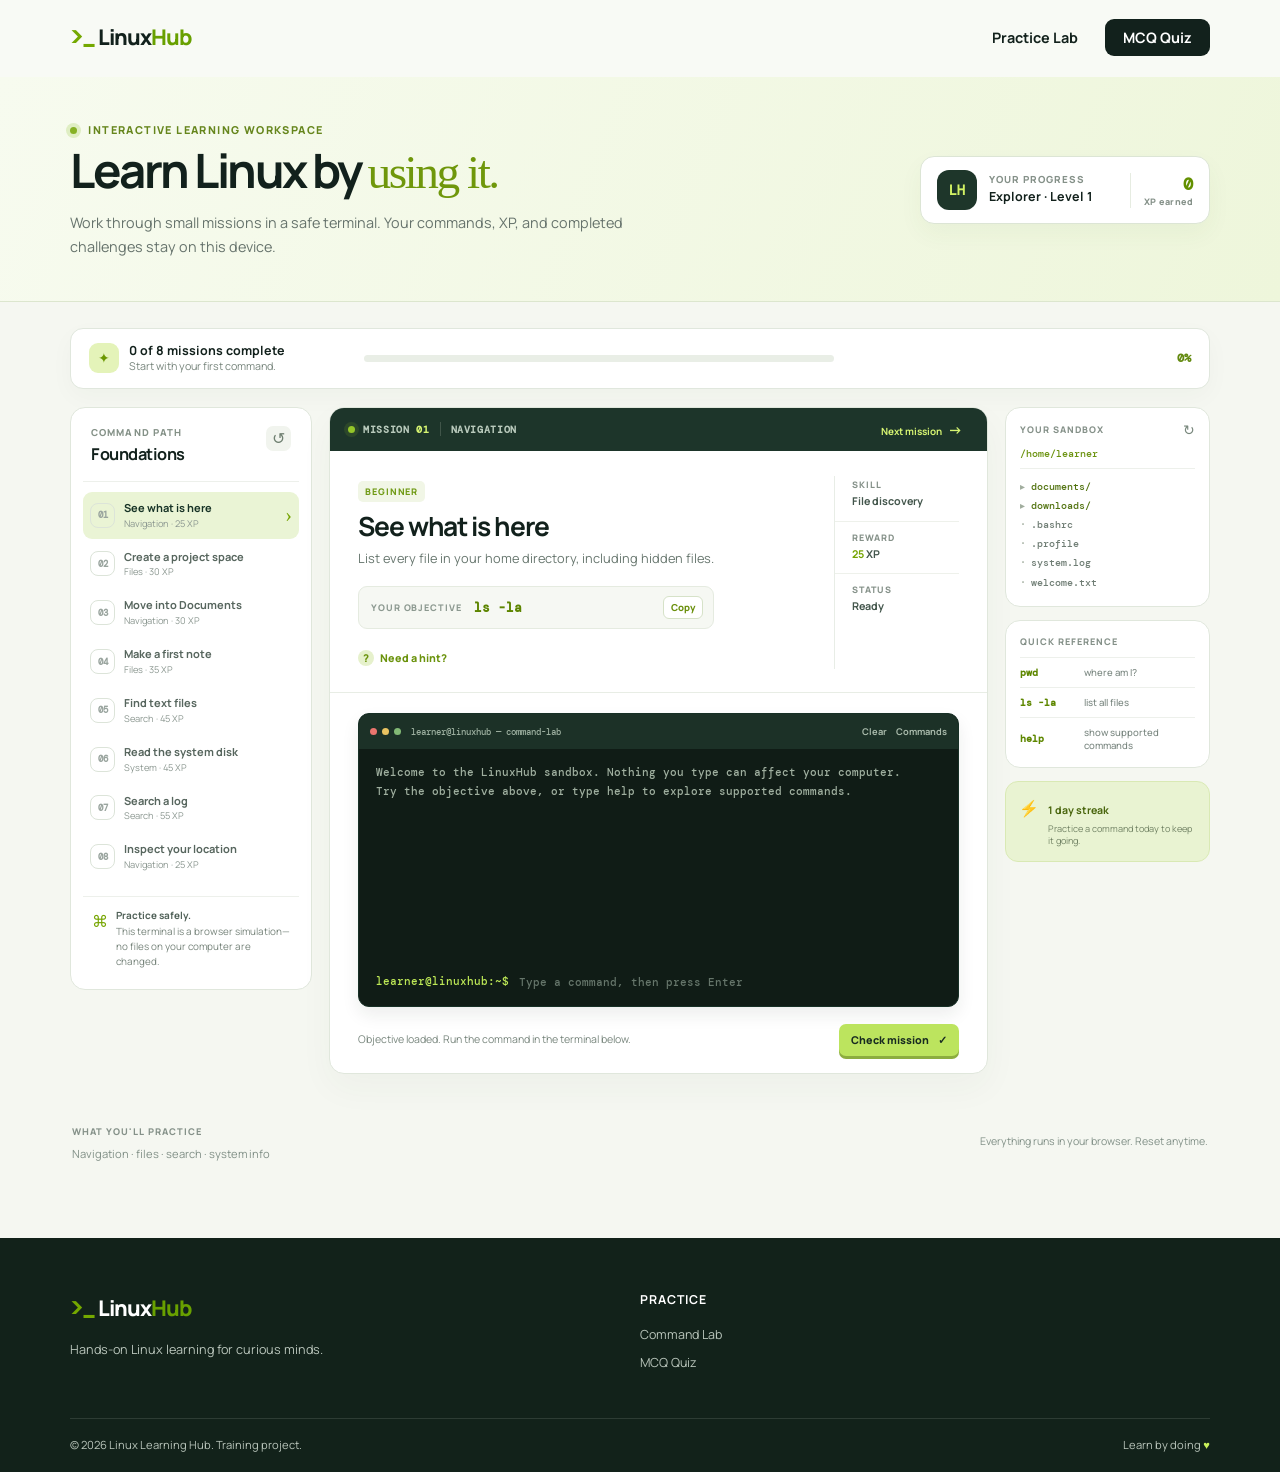
<file: index.html>
<!DOCTYPE html>
<html lang="en">
<head>
  <meta charset="UTF-8">
  <meta name="viewport" content="width=device-width, initial-scale=1.0">
  <meta http-equiv="refresh" content="0; url=learning-hub.html">
  <title>LinuxHub Practice Lab</title>
  <script>window.location.replace('learning-hub.html');</script>
</head>
<body>
  <p>Opening the <a href="learning-hub.html">LinuxHub Practice Lab</a>…</p>
</body>
</html>
</file>
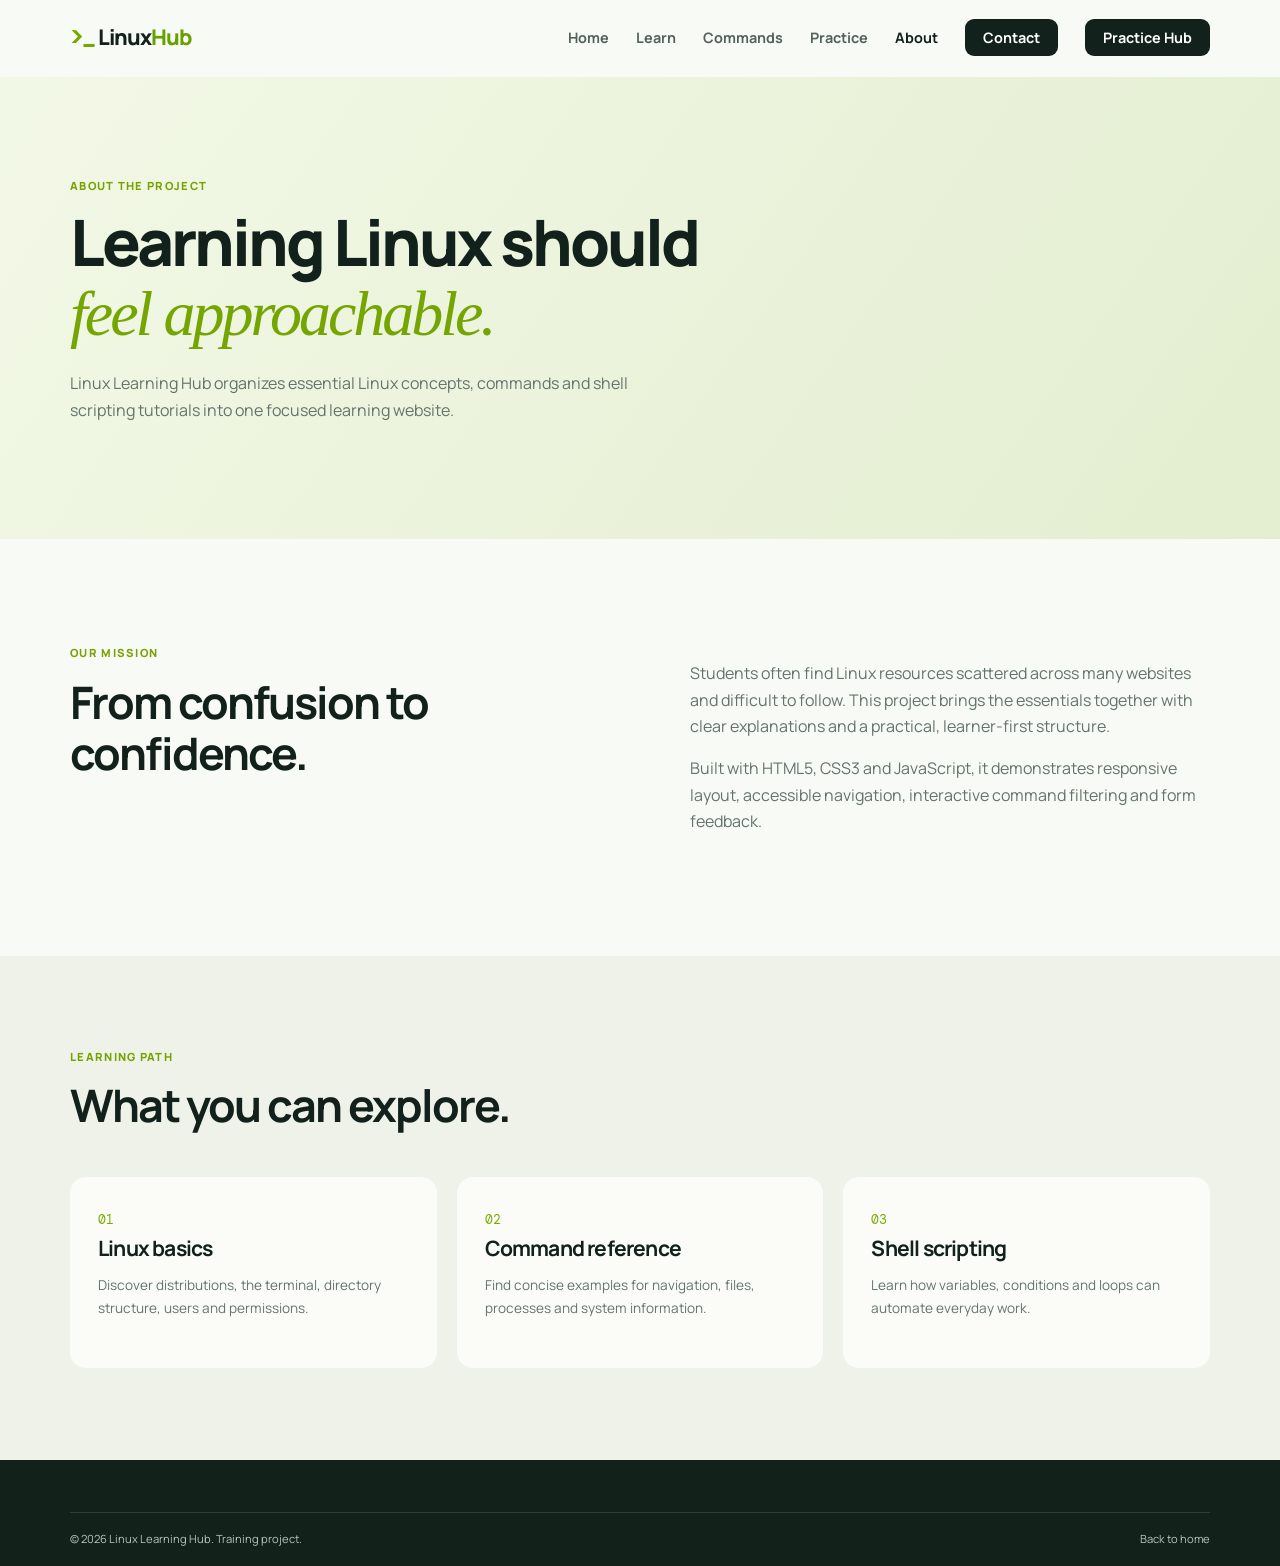
<file: about.html>
<!DOCTYPE html>
<html lang="en"><head><meta charset="UTF-8"><meta name="viewport" content="width=device-width, initial-scale=1.0"><meta name="description" content="About Linux Learning Hub."><title>About | Linux Learning Hub</title><link rel="stylesheet" href="assets/css/style.css"></head>
<body><header class="site-header"><nav class="nav container" aria-label="Main navigation"><a class="brand" href="index.html"><span class="brand-mark">&gt;_</span>Linux<span>Hub</span></a><button class="menu-toggle" aria-expanded="false" aria-controls="nav-links" aria-label="Open menu"><span></span><span></span><span></span></button><ul class="nav-links" id="nav-links"><li><a href="index.html">Home</a></li><li><a href="index.html#learn">Learn</a></li><li><a href="index.html#commands">Commands</a></li><li><a href="index.html#practice">Practice</a></li><li><a href="about.html">About</a></li><li><a class="nav-button" href="contact.html">Contact</a></li><li><a class="nav-button" href="learning-hub.html">Practice Hub</a></li></ul></nav></header>
<main><section class="page-hero"><div class="container"><p class="eyebrow lime">About the project</p><h1>Learning Linux should<br><em>feel approachable.</em></h1><p>Linux Learning Hub organizes essential Linux concepts, commands and shell scripting tutorials into one focused learning website.</p></div></section><section class="section container split" id="basics"><div><p class="eyebrow lime">Our mission</p><h2>From confusion to confidence.</h2></div><div><p>Students often find Linux resources scattered across many websites and difficult to follow. This project brings the essentials together with clear explanations and a practical, learner-first structure.</p><p>Built with HTML5, CSS3 and JavaScript, it demonstrates responsive layout, accessible navigation, interactive command filtering and form feedback.</p></div></section><section class="topic-section"><div class="container"><div class="section-heading"><div><p class="eyebrow lime">Learning path</p><h2>What you can explore.</h2></div></div><div class="topic-grid"><article><span>01</span><h3>Linux basics</h3><p>Discover distributions, the terminal, directory structure, users and permissions.</p></article><article id="commands"><span>02</span><h3>Command reference</h3><p>Find concise examples for navigation, files, processes and system information.</p></article><article id="scripting"><span>03</span><h3>Shell scripting</h3><p>Learn how variables, conditions and loops can automate everyday work.</p></article></div></div></section></main><footer><div class="container footer-bottom"><p>© 2026 Linux Learning Hub. Training project.</p><p><a href="index.html">Back to home</a></p></div></footer><script src="assets/js/main.js"></script></body></html>
</file>
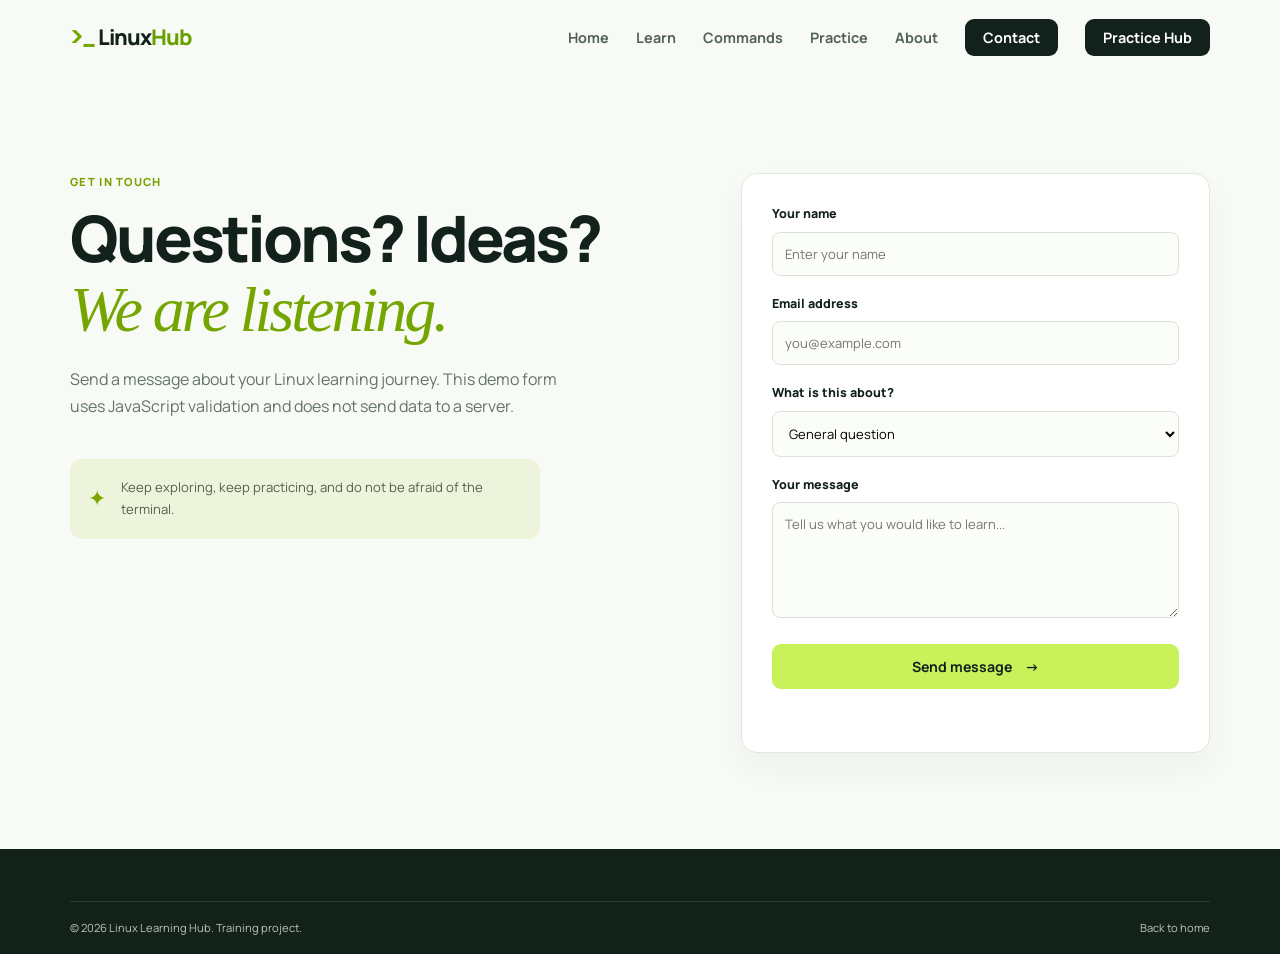
<file: contact.html>
<!DOCTYPE html>
<html lang="en"><head><meta charset="UTF-8"><meta name="viewport" content="width=device-width, initial-scale=1.0"><meta name="description" content="Contact Linux Learning Hub."><title>Contact | Linux Learning Hub</title><link rel="stylesheet" href="assets/css/style.css"></head>
<body><header class="site-header"><nav class="nav container" aria-label="Main navigation"><a class="brand" href="index.html"><span class="brand-mark">&gt;_</span>Linux<span>Hub</span></a><button class="menu-toggle" aria-expanded="false" aria-controls="nav-links" aria-label="Open menu"><span></span><span></span><span></span></button><ul class="nav-links" id="nav-links"><li><a href="index.html">Home</a></li><li><a href="index.html#learn">Learn</a></li><li><a href="index.html#commands">Commands</a></li><li><a href="index.html#practice">Practice</a></li><li><a href="about.html">About</a></li><li><a class="nav-button" href="contact.html">Contact</a></li><li><a class="nav-button" href="learning-hub.html">Practice Hub</a></li></ul></nav></header>
<main><section class="contact-page container"><div class="contact-copy"><p class="eyebrow lime">Get in touch</p><h1>Questions? Ideas?<br><em>We are listening.</em></h1><p>Send a message about your Linux learning journey. This demo form uses JavaScript validation and does not send data to a server.</p><div class="contact-note"><span>✦</span><p>Keep exploring, keep practicing, and do not be afraid of the terminal.</p></div></div><form class="contact-form" id="contactForm" novalidate><div class="form-group"><label for="name">Your name</label><input id="name" name="name" type="text" autocomplete="name" placeholder="Enter your name" required></div><div class="form-group"><label for="email">Email address</label><input id="email" name="email" type="email" autocomplete="email" placeholder="you@example.com" required></div><div class="form-group"><label for="topic">What is this about?</label><select id="topic" name="topic"><option>General question</option><option>Linux basics</option><option>Commands</option><option>Shell scripting</option></select></div><div class="form-group"><label for="message">Your message</label><textarea id="message" name="message" rows="5" placeholder="Tell us what you would like to learn..." required></textarea></div><button class="button button-primary" type="submit">Send message <span>→</span></button><p id="formStatus" role="status"></p></form></section></main><footer><div class="container footer-bottom"><p>© 2026 Linux Learning Hub. Training project.</p><p><a href="index.html">Back to home</a></p></div></footer><script src="assets/js/main.js"></script><script src="assets/js/contact-form.js"></script></body></html>
</file>
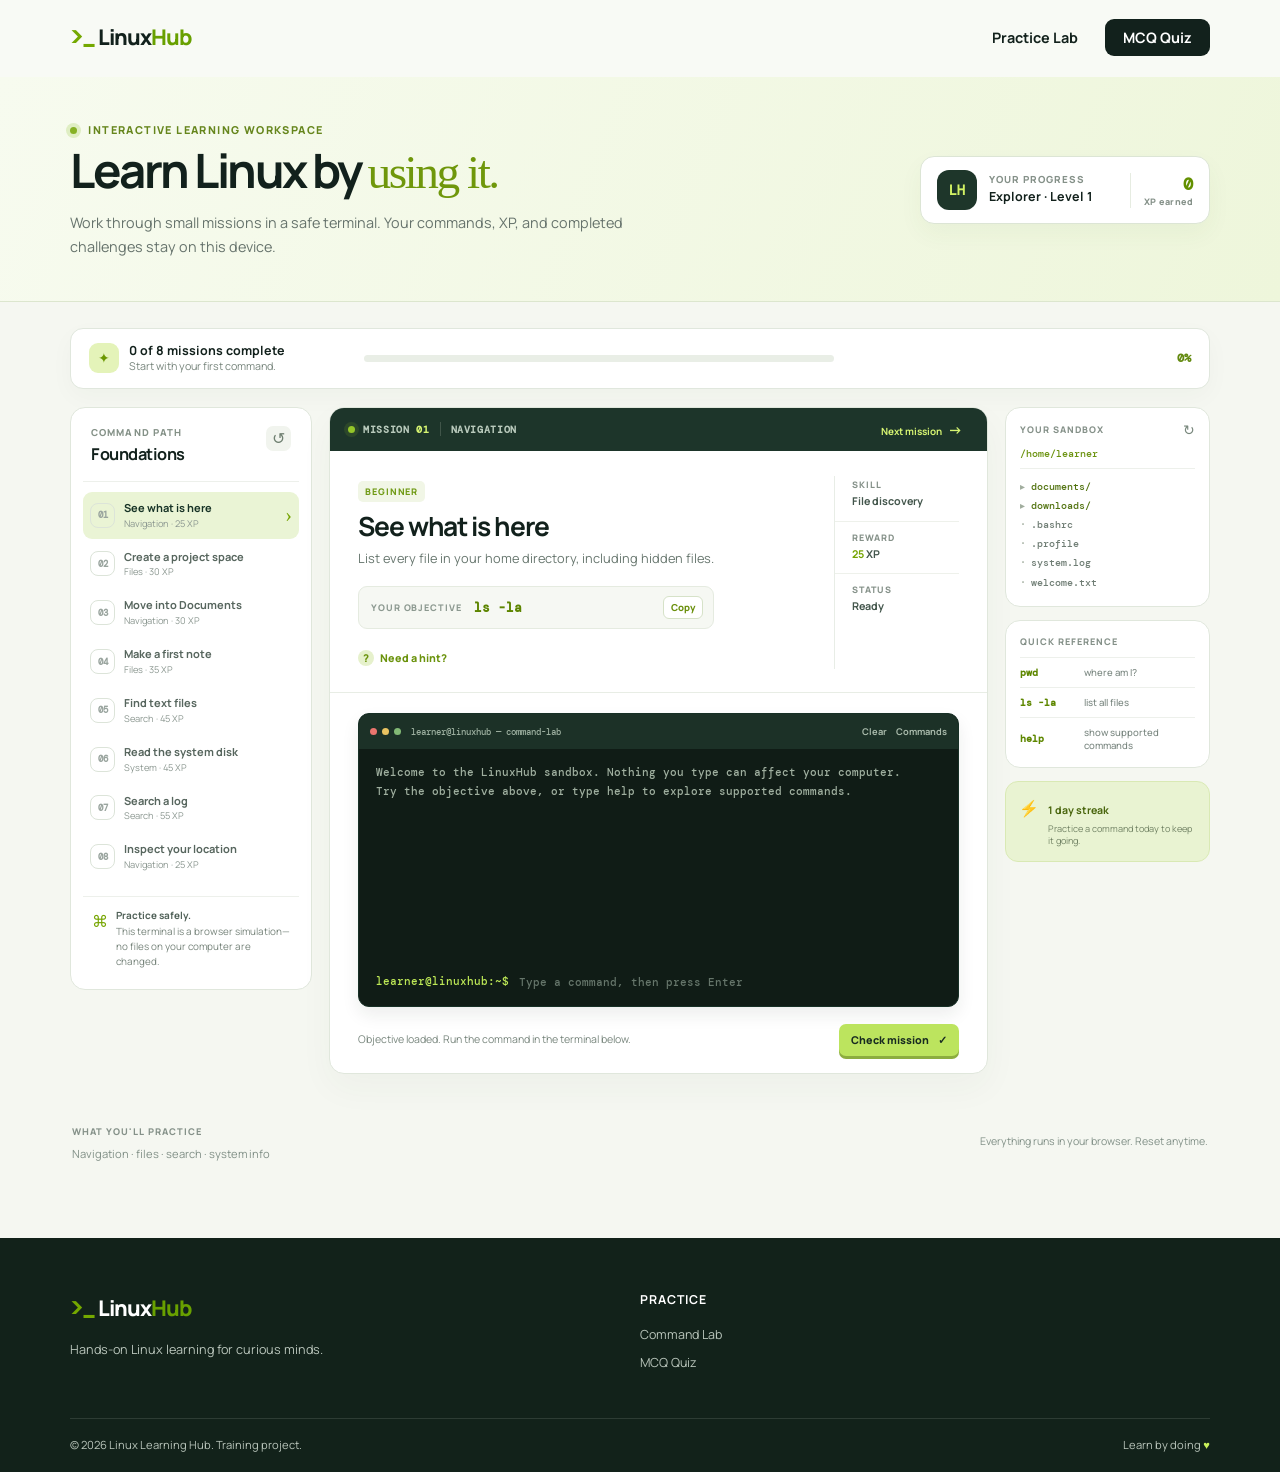
<file: learning-hub.html>
<!DOCTYPE html>
<html lang="en">
<head>
  <meta charset="UTF-8">
  <meta name="viewport" content="width=device-width, initial-scale=1.0">
  <meta name="description" content="An interactive Linux command learning lab with challenges, a safe terminal, and saved progress.">
  <title>Command Lab | Linux Learning Hub</title>
  <link rel="stylesheet" href="assets/css/style.css">
  <link rel="stylesheet" href="assets/css/lab.css">
</head>
<body>
  <header class="site-header">
    <nav class="nav container" aria-label="Main navigation">
      <a class="brand" href="learning-hub.html" aria-label="LinuxHub Practice Lab"><span class="brand-mark">&gt;_</span>Linux<span>Hub</span></a>
      <button class="menu-toggle" aria-expanded="false" aria-controls="nav-links" aria-label="Open menu"><span></span><span></span><span></span></button>
      <ul class="nav-links" id="nav-links">
        <li><a class="active" href="learning-hub.html">Practice Lab</a></li><li><a class="nav-button" href="mcq.html">MCQ Quiz</a></li>
      </ul>
    </nav>
  </header>
  <main class="lab-page">
    <section class="lab-topbar">
      <div class="container lab-topbar-inner">
        <div>
          <p class="lab-kicker"><span></span> Interactive learning workspace</p>
          <h1>Learn Linux by <em>using it.</em></h1>
          <p class="lab-intro">Work through small missions in a safe terminal. Your commands, XP, and completed challenges stay on this device.</p>
        </div>
        <div class="learner-summary" aria-label="Your learning progress"><div class="summary-avatar">LH</div><div><span>YOUR PROGRESS</span><strong id="learner-level">Explorer · Level 1</strong></div><div class="summary-xp"><strong id="top-xp">0</strong><span>XP earned</span></div></div>
      </div>
    </section>
    <section class="container lab-shell" aria-label="Linux command lab">
      <div class="progress-strip" aria-label="Course progress"><div class="progress-copy"><span class="progress-orb">✦</span><div><strong id="progress-label">0 of 8 missions complete</strong><span id="progress-message">Start with your first command.</span></div></div><div class="progress-track" aria-hidden="true"><span id="progress-fill"></span></div><strong class="progress-percent" id="progress-percent">0%</strong></div>
      <div class="workspace-layout">
        <aside class="mission-sidebar" aria-label="Learning missions">
          <div class="sidebar-heading"><div><span>COMMAND PATH</span><h2>Foundations</h2></div><button class="reset-progress" id="reset-progress" type="button" title="Reset saved learning progress">↺</button></div>
          <ol class="mission-list" id="mission-list"></ol>
          <div class="sidebar-note"><span>⌘</span><p><strong>Practice safely.</strong> This terminal is a browser simulation—no files on your computer are changed.</p></div>
        </aside>
        <section class="challenge-panel" aria-live="polite">
          <div class="challenge-toolbar"><span class="live-dot"></span><span>MISSION <b id="mission-number">01</b></span><span class="toolbar-divider"></span><span id="mission-topic">NAVIGATION</span><button id="next-mission" class="next-mission" type="button">Next mission <span>→</span></button></div>
          <div class="challenge-content">
            <div class="challenge-copy"><div class="mission-tag" id="mission-tag">BEGINNER</div><h2 id="challenge-title">See what is here</h2><p id="challenge-description">List every file in your home directory, including hidden files.</p><div class="task-card"><span class="task-label">YOUR OBJECTIVE</span><code id="objective-command">ls -la</code><button class="copy-command" id="copy-command" type="button" aria-label="Copy suggested command">Copy</button></div><div class="hint-row"><button id="toggle-hint" type="button"><span>?</span> Need a hint?</button><p id="hint-text" hidden></p></div></div>
            <div class="mission-meta"><div><span>SKILL</span><strong id="mission-skill">File discovery</strong></div><div><span>REWARD</span><strong><b id="mission-xp">25</b> XP</strong></div><div><span>STATUS</span><strong id="mission-status">Ready</strong></div></div>
          </div>
          <div class="terminal-card">
            <div class="terminal-head"><div class="terminal-title"><i></i><i></i><i></i><span>learner@linuxhub — command-lab</span></div><div class="terminal-actions"><button id="clear-terminal" type="button">Clear</button><button id="terminal-help" type="button">Commands</button></div></div>
            <div class="terminal-output" id="terminal-output" aria-live="polite" aria-label="Terminal output"></div>
            <form class="terminal-input-row" id="terminal-form"><label for="terminal-input"><span id="prompt-path">learner@linuxhub:~$</span></label><input id="terminal-input" type="text" autocomplete="off" autocapitalize="off" spellcheck="false" placeholder="Type a command, then press Enter" aria-label="Terminal command"></form>
          </div>
          <div class="workspace-footer"><div id="terminal-status" role="status">Tip: press <kbd>↑</kbd> to revisit a command.</div><button class="check-solution" id="check-solution" type="button">Check mission <span>✓</span></button></div>
        </section>
        <aside class="context-sidebar" aria-label="Learning tools">
          <section class="context-card file-card"><div class="context-heading"><span>YOUR SANDBOX</span><button id="refresh-files" type="button" aria-label="Refresh files">↻</button></div><p class="current-directory" id="current-directory">/home/learner</p><ul class="file-tree" id="file-tree"></ul></section>
          <section class="context-card quick-card"><div class="context-heading"><span>QUICK REFERENCE</span></div><button class="quick-command" data-command="pwd" type="button"><code>pwd</code><span>where am I?</span></button><button class="quick-command" data-command="ls -la" type="button"><code>ls -la</code><span>list all files</span></button><button class="quick-command" data-command="help" type="button"><code>help</code><span>show supported commands</span></button></section>
          <section class="streak-card"><span>⚡</span><div><strong id="streak-count">1 day streak</strong><p>Practice a command today to keep it going.</p></div></section>
        </aside>
      </div>
    </section>
    <section class="container learning-footer"><div><span>WHAT YOU'LL PRACTICE</span><p>Navigation · files · search · system info</p></div><p>Everything runs in your browser. Reset anytime.</p></section>
  </main>
  <footer><div class="container footer-grid"><div><a class="brand" href="learning-hub.html"><span class="brand-mark">&gt;_</span>Linux<span>Hub</span></a><p>Hands-on Linux learning for curious minds.</p></div><div><h3>Practice</h3><a href="learning-hub.html">Command Lab</a><a href="mcq.html">MCQ Quiz</a></div></div><div class="container footer-bottom"><p>© 2026 Linux Learning Hub. Training project.</p><p>Learn by doing <span>♥</span></p></div></footer>
  <script src="assets/js/main.js"></script><script src="assets/js/learning-hub.js"></script>
</body>
</html>
</file>
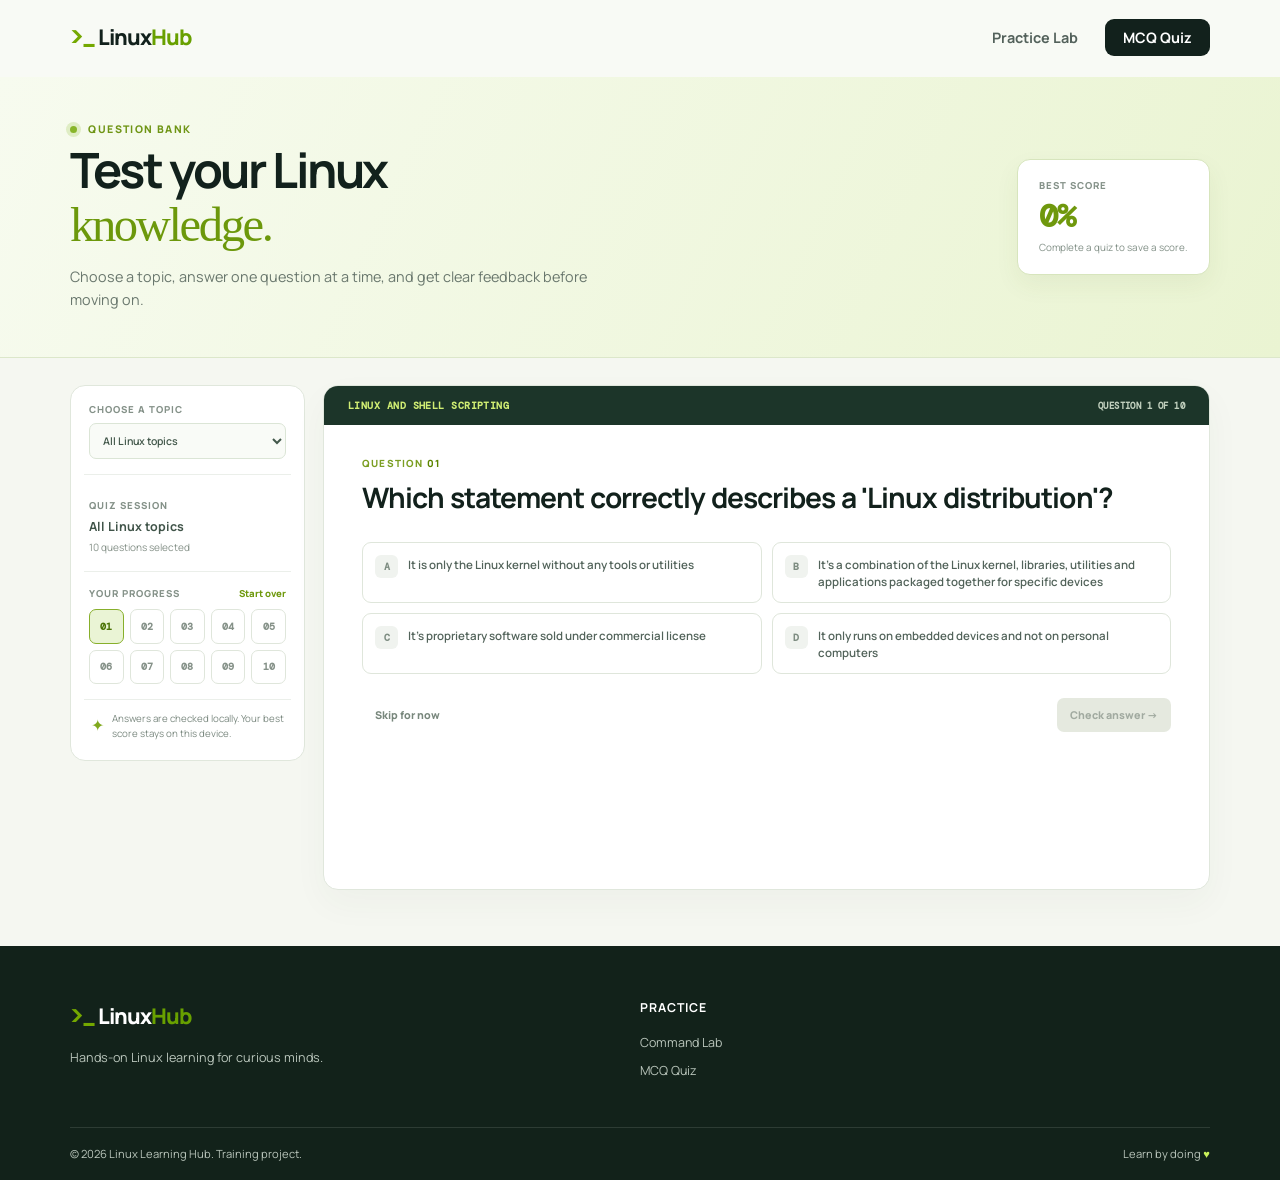
<file: mcq.html>
<!DOCTYPE html>
<html lang="en">
<head>
  <meta charset="UTF-8">
  <meta name="viewport" content="width=device-width, initial-scale=1.0">
  <meta name="description" content="Test your Linux knowledge with interactive multiple-choice questions.">
  <title>Linux MCQ Quiz | LinuxHub</title>
  <link rel="stylesheet" href="assets/css/style.css">
  <link rel="stylesheet" href="assets/css/mcq.css">
</head>
<body>
  <header class="site-header">
    <nav class="nav container" aria-label="Main navigation">
      <a class="brand" href="learning-hub.html" aria-label="LinuxHub Practice Lab"><span class="brand-mark">&gt;_</span>Linux<span>Hub</span></a>
      <button class="menu-toggle" aria-expanded="false" aria-controls="nav-links" aria-label="Open menu"><span></span><span></span><span></span></button>
      <ul class="nav-links" id="nav-links"><li><a href="learning-hub.html">Practice Lab</a></li><li><a class="nav-button active" href="mcq.html">MCQ Quiz</a></li></ul>
    </nav>
  </header>
  <main class="quiz-page">
    <section class="quiz-hero"><div class="container quiz-hero-inner"><div><p class="quiz-eyebrow"><span></span> Question bank</p><h1>Test your Linux<br><em>knowledge.</em></h1><p>Choose a topic, answer one question at a time, and get clear feedback before moving on.</p></div><div class="quiz-score-card"><span>BEST SCORE</span><strong id="best-score">0%</strong><small id="best-score-detail">Complete a quiz to save a score.</small></div></div></section>
    <section class="container quiz-shell" aria-label="Linux multiple-choice quiz">
      <aside class="quiz-sidebar"><div class="topic-picker"><label for="topic-select">CHOOSE A TOPIC</label><select id="topic-select" aria-label="Choose a quiz topic"><option value="all">All Linux topics</option></select></div><div class="quiz-session-copy"><span>QUIZ SESSION</span><strong id="session-topic">All Linux topics</strong><p id="question-count">10 questions selected</p></div><div class="question-map-heading"><span>YOUR PROGRESS</span><button id="restart-quiz" type="button">Start over</button></div><ol class="question-map" id="question-map" aria-label="Quiz question navigation"></ol><div class="quiz-note"><span>✦</span><p>Answers are checked locally. Your best score stays on this device.</p></div></aside>
      <section class="quiz-card" aria-live="polite"><div class="quiz-card-top"><span id="source-label">LINUX FUNDAMENTALS</span><span id="quiz-position">QUESTION 1 OF 10</span></div><div id="quiz-body"><p class="question-number">QUESTION <span id="question-number">01</span></p><h2 id="question-text">Loading your question…</h2><div class="answer-options" id="answer-options" role="radiogroup" aria-label="Answer choices"></div><div class="answer-feedback" id="answer-feedback" hidden role="status"></div><div class="quiz-actions"><button class="quiz-secondary" id="skip-question" type="button">Skip for now</button><button class="quiz-primary" id="check-answer" type="button" disabled>Check answer <span>→</span></button></div></div><div id="quiz-results" hidden></div></section>
    </section>
  </main>
  <footer><div class="container footer-grid"><div><a class="brand" href="learning-hub.html"><span class="brand-mark">&gt;_</span>Linux<span>Hub</span></a><p>Hands-on Linux learning for curious minds.</p></div><div><h3>Practice</h3><a href="learning-hub.html">Command Lab</a><a href="mcq.html">MCQ Quiz</a></div></div><div class="container footer-bottom"><p>© 2026 Linux Learning Hub. Training project.</p><p>Learn by doing <span>♥</span></p></div></footer>
  <script src="assets/js/main.js"></script><script src="assets/data/geeksforgeeks_linux_mcq.js"></script><script src="assets/js/mcq.js"></script>
</body>
</html>
</file>
<file: assets/css/style.css>
@import url('https://fonts.googleapis.com/css2?family=DM+Mono:wght@400;500&family=Manrope:wght@400;500;600;700;800&display=swap');
:root{--ink:#12211c;--muted:#64736d;--lime:#c9f15a;--paper:#f8faf5;--wash:#eef2e9;--line:#dce3d9;--radius:22px}*{box-sizing:border-box}html{scroll-behavior:smooth}body{margin:0;background:var(--paper);color:var(--ink);font:16px/1.65 Manrope,Arial,sans-serif}a{color:inherit;text-decoration:none}.container{width:min(1140px,calc(100% - 48px));margin:auto}.site-header{background:var(--paper);position:sticky;top:0;z-index:10;border-bottom:1px solid transparent}.nav{height:76px;display:flex;align-items:center;justify-content:space-between}.brand{font-weight:800;font-size:1.35rem;letter-spacing:-1px}.brand>span:last-child{color:#68a000}.brand-mark{font-family:'DM Mono',monospace;color:#74a800;margin-right:4px}.nav-links{display:flex;align-items:center;gap:27px;list-style:none;margin:0;padding:0;font-size:.9rem;font-weight:700}.nav-links a:not(.nav-button){color:#53615b}.nav-links a:hover,.nav-links a.active{color:var(--ink)}.nav-button{background:var(--ink);color:white!important;padding:9px 18px;border-radius:9px}.menu-toggle{display:none;background:none;border:0;padding:5px}.menu-toggle span{display:block;background:var(--ink);width:23px;height:2px;margin:5px}.hero{overflow:hidden;background:radial-gradient(circle at 78% 42%,#eef4d9 0,transparent 28%),var(--paper);padding:88px 0 82px}.hero-grid{display:grid;grid-template-columns:1.05fr .95fr;align-items:center;gap:70px}.eyebrow{margin:0 0 13px;text-transform:uppercase;letter-spacing:1.3px;font-size:.7rem;font-weight:800;color:#627168}.eyebrow.lime{color:#78a200}.pulse{display:inline-block;height:7px;width:7px;background:#88bc13;border-radius:50%;margin-right:7px;box-shadow:0 0 0 4px #e6f2c5}.hero h1,.page-hero h1,.contact-copy h1{font-size:clamp(2.8rem,5vw,4.6rem);line-height:1.07;letter-spacing:-3px;margin:0 0 22px;font-weight:800}.hero h1 em,.page-hero em,.contact-copy em{font-family:Georgia,serif;font-weight:400;color:#74a500}.hero-text{max-width:530px;color:var(--muted);font-size:1.07rem;margin:0 0 30px}.hero-actions{display:flex;gap:13px;align-items:center}.button{border:0;display:inline-flex;justify-content:center;align-items:center;gap:13px;border-radius:9px;padding:13px 20px;font:700 .88rem Manrope;cursor:pointer;transition:transform .2s,background .2s}.button:hover{transform:translateY(-2px)}.button-primary{background:var(--lime);color:var(--ink);box-shadow:0 5px 0 #a8c94b}.button-primary:hover{background:#d6fa74}.button-ghost{background:#eef2e9;color:var(--ink)}.learner-row{display:flex;align-items:center;gap:13px;margin-top:36px;color:#7a8781;font-size:.76rem}.learner-row p{margin:0}.avatars{display:flex}.avatars span{width:28px;height:28px;border-radius:50%;border:2px solid var(--paper);margin-left:-7px;display:grid;place-items:center;background:#bdcee8;font-size:8px;font-weight:800}.avatars span:nth-child(2){background:#e5c3a8}.avatars span:nth-child(3){background:#b8d6a1}.terminal-wrap{position:relative}.terminal{border-radius:16px;background:#16241e;color:#ecf5e6;overflow:hidden;box-shadow:0 27px 50px rgba(31,52,37,.22);transform:rotate(1.5deg)}.terminal-bar{height:43px;background:#22342b;display:flex;align-items:center;padding:0 15px;gap:6px}.terminal-bar span{height:9px;width:9px;border-radius:50%;background:#fb756e}.terminal-bar span:nth-child(2){background:#f7cd61}.terminal-bar span:nth-child(3){background:#8bd174}.terminal-bar p{color:#9caba2;font:10px 'DM Mono';margin:auto}.terminal-code{min-height:275px;padding:27px 30px;font:14px/2.05 'DM Mono',monospace}.terminal-code p{margin:0}.green{color:#c9f15a}.muted{color:#9da9a2}.output{color:#a6b5aa}.cursor{display:inline-block;background:#c9f15a;width:8px;height:16px;vertical-align:middle;animation:blink 1s infinite}.terminal-tag{position:absolute;background:#fff;border:1px solid #e5ebdf;border-radius:10px;padding:9px 13px;font-size:.7rem;font-weight:800;box-shadow:0 10px 25px #263b2918}.tag-one{left:-32px;top:32px}.tag-two{right:-30px;bottom:22px;color:#679000}.stats{background:#192b23;color:white}.stats-grid{display:grid;grid-template-columns:repeat(4,1fr);padding:29px 0}.stats-grid div{padding-left:29px;border-left:1px solid #405047}.stats-grid div:first-child{padding-left:0;border:0}.stats-grid strong{font-size:1.55rem;letter-spacing:-1px;display:block}.stats-grid span{font-size:.72rem;color:#b5c0b8}.section{padding:105px 0}.section-heading{display:flex;justify-content:space-between;align-items:end;gap:40px;margin-bottom:47px}.section-heading h2,.command-section h2,.practice-box h2,.newsletter h2,.split h2{font-size:clamp(2rem,3.5vw,3.2rem);line-height:1.14;letter-spacing:-2px;margin:0}.section-heading>p{max-width:360px;color:var(--muted);font-size:.94rem;margin:0 0 4px}.course-grid,.topic-grid{display:grid;grid-template-columns:repeat(3,1fr);gap:20px}.course-card{background:white;border:1px solid #e3e9df;border-radius:var(--radius);padding:30px;transition:transform .25s,box-shadow .25s}.course-card:hover{transform:translateY(-7px);box-shadow:0 17px 30px #31472b12}.course-icon{height:45px;width:45px;border-radius:12px;display:grid;place-items:center;color:white;font:500 .8rem 'DM Mono';margin-bottom:35px}.purple{background:#7762e9}.blue{background:#3b91e6}.orange{background:#f5964c}.course-label{font-size:.68rem;text-transform:uppercase;letter-spacing:1px;font-weight:800;color:#89958f;margin:0 0 5px}.course-card h3,.topic-grid h3{font-size:1.32rem;margin:0 0 8px;letter-spacing:-.8px}.course-card>p:not(.course-label),.topic-grid p{font-size:.85rem;color:var(--muted);margin:0 0 21px}.course-card a,.text-link{color:#5e9000;font-size:.82rem;font-weight:800}.course-card a span,.text-link span{padding-left:5px}.command-section{background:#eef2e9;padding:104px 0}.command-layout{display:grid;grid-template-columns:.8fr 1.2fr;gap:90px;align-items:center}.section-copy{color:var(--muted);max-width:370px;font-size:.92rem;margin:22px 0}.command-panel{background:#fff;border:1px solid #dfe6dc;border-radius:16px;padding:18px}.command-tools{display:flex;justify-content:space-between;gap:12px;padding-bottom:18px;border-bottom:1px solid #edf0eb}.search{display:flex;align-items:center;gap:8px;background:#f4f7f2;border-radius:8px;padding:0 10px;flex:1}.search input{width:100%;border:0;background:transparent;padding:10px 0;outline:0;font:12px Manrope}.filters{display:flex;gap:3px}.filter{font:700 .68rem Manrope;border:0;background:transparent;border-radius:6px;padding:6px 8px;cursor:pointer}.filter.active{background:var(--lime)}.command-item{display:grid;grid-template-columns:.95fr 1fr;padding:17px 6px;border-bottom:1px solid #edf0eb;align-items:center}.command-item:last-child{border:0}.command-item code,.practice-box code{font:500 .78rem 'DM Mono',monospace;color:#536b00}.command-item i{color:#89958f}.command-item span{color:var(--muted);font-size:.75rem}.practice-section{padding-top:100px}.practice-box{border-radius:25px;background:#162b20;padding:58px 65px;color:white;display:flex;justify-content:space-between;align-items:center;overflow:hidden}.practice-box h2{margin:0 0 17px}.practice-box>div:first-child{max-width:600px}.practice-box p{color:#bfcec4;font-size:.9rem;margin:0 0 25px}.practice-box code{color:var(--lime);background:#263b30;padding:2px 5px;border-radius:4px}.practice-box pre{background:#102017;padding:14px;border-radius:8px;color:#e8f5dc;font:13px 'DM Mono';line-height:1.7;white-space:normal}.practice-art{width:200px;height:150px;position:relative}.folder{color:var(--lime);font-size:160px;line-height:.7;transform:rotate(-5deg)}.file{position:absolute;background:#fff;color:#617068;border-radius:5px;padding:9px;font:10px 'DM Mono';box-shadow:0 9px 15px #0002}.file-one{right:15px;top:6px;transform:rotate(9deg)}.file-two{right:51px;bottom:0;transform:rotate(-9deg);background:#d6e99a}.newsletter{margin-top:104px;background:#e4f2ba;padding:62px 0}.newsletter-inner{display:flex;justify-content:space-between;gap:45px;align-items:center}.newsletter h2{margin:0 0 9px}.newsletter p:not(.eyebrow){margin:0;color:#59694e;font-size:.86rem}.subscribe-form{width:min(420px,100%);display:flex;flex-wrap:wrap;gap:9px}.subscribe-form input{background:#f9fdf0;border:1px solid #bad375;border-radius:8px;padding:13px;flex:1;min-width:190px;font:13px Manrope;outline:0}.subscribe-form .button{box-shadow:none;background:var(--ink);color:white}.subscribe-form p{width:100%;font-size:.75rem!important;color:#466600!important}.page-hero{padding:100px 0;background:linear-gradient(125deg,#f2f8e6,#e3eed0)}.page-hero p:last-child{max-width:570px;color:var(--muted);font-size:1rem}.split{display:grid;grid-template-columns:1fr 1fr;gap:100px}.split>div:last-child{color:var(--muted);font-size:1rem}.topic-section{padding:92px 0;background:#eef2e9}.topic-grid article{background:#fbfcf8;padding:28px;border-radius:16px}.topic-grid span{font:13px 'DM Mono';color:#7aab00}.contact-page{padding:96px 0;display:grid;grid-template-columns:1fr .82fr;gap:100px;align-items:start;min-height:calc(100vh - 260px)}.contact-copy>p:not(.eyebrow){color:var(--muted);max-width:500px}.contact-note{margin-top:40px;display:flex;gap:15px;align-items:center;padding:18px;background:#eef4dc;border-radius:12px;max-width:470px}.contact-note span{font-size:1.4rem;color:#7ba600}.contact-note p{font-size:.82rem;margin:0;color:#52614f}.contact-form{background:white;border:1px solid #e0e8dd;border-radius:16px;padding:30px;box-shadow:0 15px 33px #364c2c0b}.form-group{margin-bottom:18px}.form-group label{font-weight:800;font-size:.78rem;display:block;margin-bottom:7px}.form-group input,.form-group textarea,.form-group select{border:1px solid #dbe3d8;border-radius:8px;width:100%;padding:12px;font:13px Manrope;background:#fbfdf9;outline:0}.form-group input:focus,.form-group textarea:focus,.form-group select:focus{border-color:#95bb35;box-shadow:0 0 0 3px #dff0b8}.contact-form .button{width:100%;box-shadow:none}.contact-form #formStatus{min-height:20px;margin:13px 0 0;text-align:center;font-size:.78rem;font-weight:700}footer{background:#12221a;color:#b9c5bb;padding-top:52px}.footer-grid{display:grid;grid-template-columns:2fr 1fr 1fr;gap:60px;padding-bottom:38px}.footer-grid .brand{color:#fff}.footer-grid>div>p{font-size:.79rem}.footer-grid h3{font-size:.77rem;text-transform:uppercase;letter-spacing:1px;color:#fff;margin:0 0 15px}.footer-grid a:not(.brand){display:block;font-size:.78rem;margin:7px 0}.footer-bottom{border-top:1px solid #2d3c34;padding:17px 0;display:flex;justify-content:space-between;font-size:.7rem}.footer-bottom p{margin:0}.footer-bottom span{color:var(--lime)}.sr-only{position:absolute;width:1px;height:1px;overflow:hidden;clip:rect(0,0,0,0)}@keyframes blink{50%{opacity:0}}.reveal{opacity:0;transform:translateY(15px);transition:opacity .55s ease,transform .55s ease}.reveal.visible{opacity:1;transform:none}@media(max-width:780px){.container{width:min(100% - 34px,1140px)}.menu-toggle{display:block}.nav-links{display:none;position:absolute;top:75px;left:0;width:100%;padding:18px 25px;background:var(--paper);border-bottom:1px solid var(--line);align-items:start;gap:14px;flex-direction:column}.nav-links.open{display:flex}.hero{padding:65px 0}.hero-grid,.command-layout,.contact-page,.split{grid-template-columns:1fr;gap:45px}.terminal-wrap{max-width:520px;margin:0 auto;width:94%}.tag-one{left:-6px}.tag-two{right:-6px}.stats-grid{grid-template-columns:repeat(2,1fr);gap:22px}.stats-grid div:nth-child(3){padding-left:0;border:0}.section{padding:70px 0}.section-heading,.newsletter-inner{display:block}.section-heading>p{margin-top:20px}.course-grid,.topic-grid{grid-template-columns:1fr}.command-section{padding:70px 0}.practice-box{padding:37px 28px}.practice-art{display:none}.newsletter{margin-top:70px}.newsletter-inner>div{margin-bottom:25px}.footer-grid{grid-template-columns:1fr 1fr;gap:25px}.footer-grid>div:first-child{grid-column:span 2}.contact-page{padding:65px 0}.page-hero{padding:72px 0}}@media(max-width:430px){.hero h1,.page-hero h1,.contact-copy h1{letter-spacing:-2px}.hero-actions{flex-direction:column;align-items:stretch}.stats-grid strong{font-size:1.3rem}.command-tools{flex-direction:column}.filters{justify-content:space-between}.command-item{grid-template-columns:1fr;gap:5px}.footer-bottom{display:block}.footer-bottom p+p{margin-top:6px}}
</file>
<file: assets/css/lab.css>
/* Interactive Command Lab - kept separate so the marketing pages retain their styling. */
.lab-page{background:#f5f7f1;min-height:calc(100vh - 76px);padding-bottom:56px}.lab-topbar{background:linear-gradient(112deg,#f7fbef 0%,#eef6db 100%);border-bottom:1px solid #dce6ce}.lab-topbar-inner{display:flex;justify-content:space-between;align-items:center;gap:45px;padding:45px 0 42px}.lab-kicker{margin:0 0 7px;color:#66861d;font:800 .68rem Manrope,sans-serif;text-transform:uppercase;letter-spacing:1.4px}.lab-kicker span{display:inline-block;width:7px;height:7px;margin-right:8px;border-radius:50%;background:#86b125;box-shadow:0 0 0 4px #dfeec3}.lab-topbar h1{margin:0;letter-spacing:-2.5px;font-size:clamp(2rem,3.7vw,3.25rem);line-height:1.1}.lab-topbar h1 em{font:400 1em Georgia,serif;color:#6f970b}.lab-intro{max-width:615px;margin:12px 0 0;color:#66736c;font-size:.9rem}.learner-summary{min-width:290px;display:flex;align-items:center;gap:12px;padding:13px 16px;background:#fff;border:1px solid #dce5d5;border-radius:14px;box-shadow:0 10px 24px #48612c0c}.summary-avatar{display:grid;place-items:center;width:40px;height:40px;border-radius:12px;background:#1e362a;color:#d2f264;font:800 .8rem 'DM Mono',monospace}.learner-summary>div:nth-child(2){display:flex;flex-direction:column;gap:1px}.learner-summary span,.mission-meta span,.context-heading span,.learning-footer span{font:800 .61rem Manrope,sans-serif;letter-spacing:1px;color:#859189}.learner-summary strong{font-size:.78rem;white-space:nowrap}.summary-xp{margin-left:auto;padding-left:13px;border-left:1px solid #e6ece1;display:flex;flex-direction:column;align-items:flex-end}.summary-xp strong{font:800 1.05rem 'DM Mono',monospace;color:#639000}.summary-xp span{font-size:.56rem;letter-spacing:.5px}.lab-shell{margin-top:26px}.progress-strip{display:flex;align-items:center;gap:25px;padding:14px 18px;background:#fff;border:1px solid #e0e7dd;border-radius:13px;box-shadow:0 8px 24px #2e442508}.progress-copy{display:flex;align-items:center;gap:10px;min-width:250px}.progress-copy>div{display:flex;flex-direction:column;line-height:1.35}.progress-copy strong{font-size:.78rem}.progress-copy span:not(.progress-orb){font-size:.67rem;color:#77857c}.progress-orb{display:grid;place-items:center;width:30px;height:30px;background:#e4f3b9;color:#6b9700;border-radius:9px;font-size:.9rem}.progress-track{flex:1;max-width:470px;height:7px;background:#e9eee6;border-radius:99px;overflow:hidden}.progress-track span{display:block;width:0;height:100%;background:linear-gradient(90deg,#a7d044,#78a51e);border-radius:inherit;transition:width .35s ease}.progress-percent{margin-left:auto;color:#638a0f;font:800 .78rem 'DM Mono',monospace}.workspace-layout{display:grid;grid-template-columns:242px minmax(0,1fr) 205px;align-items:start;gap:17px;margin-top:18px}.mission-sidebar,.challenge-panel,.context-card{background:#fff;border:1px solid #e0e7dc;border-radius:15px}.mission-sidebar{padding:18px 12px}.sidebar-heading{display:flex;justify-content:space-between;align-items:start;padding:0 8px 13px;border-bottom:1px solid #edf0eb}.sidebar-heading span{display:block;color:#849187;font:800 .6rem Manrope,sans-serif;letter-spacing:1.1px}.sidebar-heading h2{margin:2px 0 0;font-size:1.02rem;letter-spacing:-.5px}.reset-progress{border:0;background:#f1f4ee;color:#708072;width:25px;height:25px;border-radius:7px;cursor:pointer;font-size:1rem}.reset-progress:hover{background:#e3ebdd;color:#466600}.mission-list{list-style:none;margin:10px 0 16px;padding:0}.mission-list li+li{margin-top:2px}.mission-button{border:0;background:transparent;width:100%;display:flex;align-items:center;gap:9px;padding:9px 7px;border-radius:9px;text-align:left;color:#57665e;font-family:Manrope,sans-serif;cursor:pointer;transition:background .18s,color .18s}.mission-button:hover{background:#f3f6ef}.mission-button.active{color:#173326;background:#eaf4d5}.mission-button.complete .mission-state{background:#8fbd25;color:white;border-color:#8fbd25}.mission-state{display:grid;flex:0 0 25px;place-items:center;width:25px;height:25px;border:1px solid #dce4d9;border-radius:8px;color:#99a49e;font:700 .58rem 'DM Mono',monospace}.mission-button b{display:block;font-size:.69rem;line-height:1.25}.mission-button small{display:block;margin-top:2px;color:#8b9790;font-size:.58rem}.mission-button i{margin-left:auto;font:1.25rem Georgia,serif;color:#75a300}.sidebar-note{display:flex;gap:8px;padding:11px 9px 1px;border-top:1px solid #edf0eb;color:#77847b}.sidebar-note>span{color:#76a500;font-size:1rem}.sidebar-note p{margin:0;font-size:.62rem;line-height:1.55}.sidebar-note strong{display:block;color:#506158}.challenge-panel{overflow:hidden;box-shadow:0 14px 35px #334d2a0a}.challenge-toolbar{display:flex;align-items:center;gap:8px;min-height:43px;padding:0 18px;background:#1d352a;color:#b9cabc;font:700 .61rem 'DM Mono',monospace;letter-spacing:.65px}.challenge-toolbar b{color:#d7f572}.live-dot{width:7px;height:7px;border-radius:50%;background:#94c629;box-shadow:0 0 0 4px #95c92a20}.toolbar-divider{width:1px;height:14px;background:#405549;margin:0 2px}.next-mission{margin-left:auto;border:0;background:transparent;color:#d7f572;font:700 .62rem Manrope,sans-serif;cursor:pointer}.next-mission span{padding-left:4px;font-size:.9rem}.challenge-content{display:flex;justify-content:space-between;gap:28px;padding:25px 28px 23px;border-bottom:1px solid #e8ede5}.challenge-copy{max-width:620px}.mission-tag{display:inline-block;padding:4px 7px;border-radius:5px;background:#f1f6e6;color:#719b17;font:800 .57rem Manrope,sans-serif;letter-spacing:.9px}.challenge-copy h2{margin:9px 0 6px;font-size:1.65rem;letter-spacing:-1.1px;line-height:1.15}.challenge-copy>p{margin:0;color:#68776f;font-size:.8rem;line-height:1.65}.task-card{display:flex;align-items:center;gap:12px;margin-top:17px;padding:9px 10px 9px 12px;background:#f6f8f3;border:1px solid #e5ebe0;border-radius:9px}.task-label{font:800 .57rem Manrope,sans-serif;letter-spacing:.9px;color:#8c9990}.task-card code{margin-right:auto;color:#5d8500;font:700 .8rem 'DM Mono',monospace}.copy-command{border:1px solid #d6e2c8;background:#fff;color:#6b900d;border-radius:6px;padding:4px 7px;cursor:pointer;font:800 .6rem Manrope,sans-serif}.copy-command:hover{background:#eef6de}.hint-row{margin-top:14px}.hint-row button{border:0;background:transparent;padding:0;color:#6b930d;font:800 .67rem Manrope,sans-serif;cursor:pointer}.hint-row button span{display:inline-grid;place-items:center;width:16px;height:16px;margin-right:4px;border-radius:50%;background:#e6f1cc}.hint-row p{margin:8px 0 0;padding:9px 11px;border-radius:7px;background:#f6f9ef;color:#66765d;font-size:.7rem;line-height:1.55}.mission-meta{display:grid;grid-template-columns:1fr;align-content:start;min-width:125px;border-left:1px solid #e8ede6}.mission-meta>div{padding:2px 0 10px 17px}.mission-meta>div+div{padding-top:9px;border-top:1px solid #eef1eb}.mission-meta span{display:block;font-size:.56rem}.mission-meta strong{display:block;margin-top:2px;font-size:.67rem;color:#43564c}.mission-meta b{color:#74a300}.mission-complete-text{color:#73a200!important}.terminal-card{margin:20px 28px 0;border:1px solid #173026;border-radius:11px;overflow:hidden;background:#101c16;box-shadow:0 8px 17px #16251b14}.terminal-head{display:flex;align-items:center;justify-content:space-between;height:35px;padding:0 11px;background:#1c3127}.terminal-title{display:flex;align-items:center;gap:5px}.terminal-title i{display:block;width:7px;height:7px;border-radius:50%;background:#ea756e}.terminal-title i:nth-child(2){background:#e9c361}.terminal-title i:nth-child(3){background:#82b975}.terminal-title span{margin-left:5px;color:#9caf9f;font:500 .58rem 'DM Mono',monospace}.terminal-actions{display:flex;gap:9px}.terminal-actions button{padding:0;border:0;background:transparent;color:#a9baab;font:700 .58rem Manrope,sans-serif;cursor:pointer}.terminal-actions button:hover{color:#d6f175}.terminal-output{height:218px;overflow:auto;padding:15px 17px 5px;color:#e3eee0;font:500 .71rem/1.65 'DM Mono',monospace;white-space:pre-wrap}.terminal-line{min-height:1.65em}.terminal-line.welcome{color:#9faf9f}.terminal-line.command{color:#f1f6ef}.terminal-line.success{color:#c8ef68;padding-top:3px}.terminal-prompt{color:#bde856}.terminal-input-row{display:flex;gap:8px;padding:7px 17px 15px;color:#bde856;font:500 .71rem 'DM Mono',monospace}.terminal-input-row label{white-space:nowrap}.terminal-input-row input{min-width:0;flex:1;border:0;outline:0;background:transparent;color:#f4faef;font:500 .71rem 'DM Mono',monospace}.terminal-input-row input::placeholder{color:#65756a}.workspace-footer{display:flex;justify-content:space-between;align-items:center;gap:15px;padding:17px 28px}.workspace-footer>div{color:#78867d;font-size:.66rem}.workspace-footer kbd{padding:1px 4px;border:1px solid #d9e0d5;border-radius:3px;background:#f7f9f5;font:600 .61rem 'DM Mono',monospace}.workspace-footer>div.needs-work{color:#b65543}.check-solution{border:0;border-radius:7px;background:#bce45e;color:#182b21;padding:9px 12px;box-shadow:0 3px 0 #8cad3f;font:800 .67rem Manrope,sans-serif;cursor:pointer;transition:transform .18s,background .18s}.check-solution:hover{background:#cef475;transform:translateY(-1px)}.check-solution span{margin-left:7px}.context-sidebar{display:grid;gap:13px}.context-card{padding:14px}.context-heading{display:flex;justify-content:space-between;align-items:center;margin-bottom:9px}.context-heading span{font-size:.57rem}.context-heading button{border:0;background:transparent;padding:0;color:#78877c;cursor:pointer;font-size:.9rem}.current-directory{overflow:hidden;margin:0 0 8px;padding-bottom:8px;border-bottom:1px solid #edf0eb;color:#6b920f;text-overflow:ellipsis;white-space:nowrap;font:500 .6rem 'DM Mono',monospace}.file-tree{margin:0;padding:0;list-style:none;color:#6f7d74;font:500 .63rem/1.9 'DM Mono',monospace}.file-tree span{display:inline-block;width:11px;color:#a1ad9e}.file-tree .folder-item{color:#527310}.file-tree .empty-tree{color:#a4aea6;font-style:italic}.quick-card{padding-bottom:7px}.quick-command{width:100%;display:grid;grid-template-columns:58px 1fr;gap:6px;align-items:center;padding:8px 0;border:0;border-top:1px solid #edf0eb;background:transparent;text-align:left;cursor:pointer}.quick-command code{color:#5e8700;font:700 .63rem 'DM Mono',monospace}.quick-command span{color:#7a8780;font:500 .6rem Manrope,sans-serif}.quick-command:hover span{color:#486d0a}.streak-card{display:flex;gap:9px;padding:13px;background:#e9f3d2;border:1px solid #d9e9b4;border-radius:13px}.streak-card>span{font-size:1rem}.streak-card strong{font-size:.66rem;color:#49650d}.streak-card p{margin:2px 0 0;color:#718264;font-size:.57rem;line-height:1.35}.learning-footer{display:flex;justify-content:space-between;align-items:center;margin-top:24px;padding:18px 2px;color:#819087}.learning-footer p{margin:3px 0 0;font-size:.7rem}.learning-footer>p{font-size:.66rem}.learning-footer span{font-size:.58rem}
@media(max-width:1040px){.workspace-layout{grid-template-columns:220px minmax(0,1fr)}.context-sidebar{grid-column:2;grid-template-columns:1fr 1fr;align-items:start}.streak-card{grid-column:span 2}.learner-summary{min-width:auto}.challenge-content{padding-left:22px;padding-right:22px}.terminal-card{margin-left:22px;margin-right:22px}.workspace-footer{padding-left:22px;padding-right:22px}}
@media(max-width:780px){.lab-topbar-inner{display:block;padding:32px 0}.learner-summary{margin-top:22px;max-width:365px}.progress-strip{gap:12px}.progress-copy{min-width:0}.progress-track{display:none}.workspace-layout{grid-template-columns:1fr}.mission-sidebar{padding-bottom:12px}.mission-list{display:grid;grid-template-columns:1fr 1fr;gap:2px}.mission-list li+li{margin-top:0}.sidebar-note{display:none}.context-sidebar{grid-column:auto;grid-template-columns:1fr 1fr}.streak-card{grid-column:span 2}.challenge-content{padding:22px;display:block}.mission-meta{grid-template-columns:repeat(3,1fr);min-width:0;margin-top:20px;border-left:0;border-top:1px solid #e8ede6;padding-top:12px}.mission-meta>div{padding:0 10px 0 0}.mission-meta>div+div{padding-top:0;border-top:0;border-left:1px solid #eef1eb;padding-left:10px}.terminal-card{margin:0 22px}.workspace-footer{padding:16px 22px}.learning-footer{display:block}.learning-footer>p{margin-top:10px}}
@media(max-width:500px){.lab-topbar h1{font-size:2rem}.lab-intro{font-size:.8rem}.learner-summary{padding:11px}.summary-xp{display:none}.progress-strip{padding:12px}.progress-percent{font-size:.65rem}.mission-list{grid-template-columns:1fr}.challenge-toolbar{padding:0 13px}.challenge-toolbar .toolbar-divider{display:none}.challenge-toolbar>span:nth-of-type(3){display:none}.next-mission{font-size:.58rem}.challenge-copy h2{font-size:1.45rem}.mission-meta{grid-template-columns:1fr 1fr}.mission-meta>div:last-child{grid-column:span 2;border-left:0;padding-left:0;margin-top:9px}.terminal-card{margin:0 14px}.terminal-output{height:210px;padding-left:12px;padding-right:12px}.terminal-input-row{padding-left:12px;padding-right:12px}.workspace-footer{padding:14px;align-items:flex-start}.workspace-footer>div{max-width:54%}.context-sidebar{grid-template-columns:1fr}.streak-card{grid-column:auto}.learning-footer{margin-top:16px}}
</file>
<file: assets/css/mcq.css>
.quiz-page{min-height:calc(100vh - 76px);padding-bottom:56px;background:#f5f7f1}.quiz-hero{background:linear-gradient(115deg,#f7fbef,#eaf4d2);border-bottom:1px solid #dce7ca}.quiz-hero-inner{display:flex;align-items:center;justify-content:space-between;gap:50px;padding:45px 0}.quiz-eyebrow{margin:0 0 8px;color:#6f9515;font:800 .66rem Manrope,sans-serif;letter-spacing:1.4px;text-transform:uppercase}.quiz-eyebrow span{display:inline-block;width:7px;height:7px;margin-right:8px;border-radius:50%;background:#88b52a;box-shadow:0 0 0 4px #dfedc4}.quiz-hero h1{margin:0;font-size:clamp(2rem,3.8vw,3.25rem);line-height:1.08;letter-spacing:-2.4px}.quiz-hero h1 em{font:400 1em Georgia,serif;color:#6c980b}.quiz-hero p:not(.quiz-eyebrow){max-width:520px;margin:12px 0 0;color:#69776d;font-size:.9rem}.quiz-score-card{display:flex;flex-direction:column;min-width:170px;padding:19px 21px;border:1px solid #d7e5bd;border-radius:13px;background:#fff;box-shadow:0 10px 25px #4a642110}.quiz-score-card span,.topic-picker label,.quiz-session-copy>span,.question-map-heading>span{color:#849188;font:800 .6rem Manrope,sans-serif;letter-spacing:1px}.quiz-score-card strong{margin:3px 0;color:#6f980d;font:800 2rem 'DM Mono',monospace;letter-spacing:-1px}.quiz-score-card small{color:#829087;font-size:.62rem;line-height:1.45}.quiz-shell{display:grid;grid-template-columns:235px minmax(0,1fr);gap:18px;margin-top:27px}.quiz-sidebar,.quiz-card{border:1px solid #e0e7dc;border-radius:15px;background:#fff}.quiz-sidebar{padding:17px 13px;height:max-content}.topic-picker{padding:0 5px 15px;border-bottom:1px solid #ebefea}.topic-picker label{display:block;margin-bottom:7px}.topic-picker select{width:100%;padding:9px;border:1px solid #dbe5d6;border-radius:7px;background:#f9fbf7;color:#43584b;font:600 .66rem Manrope,sans-serif;outline:0}.quiz-session-copy{padding:15px 5px;border-bottom:1px solid #ebefea}.quiz-session-copy strong{display:block;margin-top:3px;color:#405449;font-size:.78rem;line-height:1.35}.quiz-session-copy p{margin:3px 0 0;color:#859188;font-size:.63rem}.question-map-heading{display:flex;justify-content:space-between;align-items:center;padding:15px 5px 9px}.question-map-heading button{border:0;padding:0;background:transparent;color:#6f990e;font:800 .6rem Manrope,sans-serif;cursor:pointer}.question-map{display:grid;grid-template-columns:repeat(5,1fr);gap:6px;margin:0;padding:0 5px 15px;list-style:none}.map-button{width:100%;aspect-ratio:1;border:1px solid #dfe6db;border-radius:7px;background:#fff;color:#859188;font:700 .62rem 'DM Mono',monospace;cursor:pointer}.map-button:hover{border-color:#a7c961;color:#648b0c}.map-button.active{border-color:#87af2b;background:#eaf4d5;color:#4b7305}.map-button.correct{border-color:#98bd44;background:#97bd42;color:#fff}.map-button.incorrect{border-color:#df8b76;background:#f7e2dc;color:#b04f3a}.map-button.skipped{border-style:dashed;color:#a7b1aa}.quiz-note{display:flex;gap:8px;padding:12px 7px 2px;border-top:1px solid #ebefea;color:#7c8a81}.quiz-note span{color:#80a91d}.quiz-note p{margin:0;font-size:.61rem;line-height:1.5}.quiz-card{overflow:hidden;min-height:505px;box-shadow:0 14px 35px #334d2a0a}.quiz-card-top{display:flex;justify-content:space-between;align-items:center;padding:13px 24px;background:#1c3529;color:#c0cfbd;font:800 .61rem 'DM Mono',monospace;letter-spacing:.45px}.quiz-card-top span:first-child{color:#d0ed73;max-width:70%;overflow:hidden;text-overflow:ellipsis;white-space:nowrap}.quiz-card-top span:last-child{font-size:.57rem}.quiz-card #quiz-body{padding:31px 38px 35px}.question-number{margin:0;color:#7b9e22;font:800 .62rem Manrope,sans-serif;letter-spacing:1.2px}.question-number span{color:#5d8500}.quiz-card h2{max-width:800px;margin:8px 0 25px;font-size:clamp(1.3rem,2.2vw,1.85rem);line-height:1.38;letter-spacing:-.9px}.answer-options{display:grid;grid-template-columns:1fr 1fr;gap:10px}.answer-option{display:flex;align-items:flex-start;gap:10px;min-height:59px;padding:12px;border:1px solid #dfe6db;border-radius:9px;background:#fff;color:#52635a;text-align:left;cursor:pointer;transition:transform .16s,border-color .16s,background .16s}.answer-option:hover:not(:disabled){border-color:#a8c864;background:#fbfdf6;transform:translateY(-1px)}.answer-option.selected{border-color:#89af2e;background:#f0f8de}.answer-option.correct{border-color:#9fbe53;background:#edf7d9}.answer-option.incorrect{border-color:#df9888;background:#fcebe7}.answer-option:disabled{cursor:default}.answer-option span{display:grid;flex:0 0 23px;place-items:center;width:23px;height:23px;border-radius:6px;background:#f0f3ef;color:#7d8c81;font:800 .61rem 'DM Mono',monospace}.answer-option.selected span{background:#8caf2f;color:#fff}.answer-option.correct span{background:#86ad30;color:#fff}.answer-option.incorrect span{background:#d3745c;color:#fff}.answer-option b{padding-top:1px;font:600 .72rem/1.48 Manrope,sans-serif}.answer-feedback{margin-top:17px;padding:13px 15px;border-radius:9px}.answer-feedback strong{font-size:.73rem}.answer-feedback p{margin:3px 0 0;font-size:.7rem;line-height:1.55}.answer-feedback.is-correct{background:#eef8da;color:#5b7912}.answer-feedback.is-incorrect{background:#fff0eb;color:#9e5140}.quiz-actions{display:flex;justify-content:space-between;align-items:center;margin-top:24px}.quiz-primary,.quiz-secondary{border-radius:7px;padding:10px 13px;font:800 .67rem Manrope,sans-serif;cursor:pointer}.quiz-primary{border:0;background:#bce45e;color:#182b21;box-shadow:0 3px 0 #8cad3f}.quiz-primary:hover:not(:disabled){background:#cef475}.quiz-primary:disabled{cursor:not-allowed;background:#e5e9df;color:#a1aaa0;box-shadow:none}.quiz-secondary{border:0;background:transparent;color:#78877c}.quiz-secondary:hover{color:#5c8307}.quiz-load-error{color:#a24e3f;font-size:.8rem}.quiz-card #quiz-results{max-width:600px;margin:0 auto;padding:60px 40px;text-align:center}.result-mark{display:grid;place-items:center;width:56px;height:56px;margin:0 auto 16px;border-radius:17px;background:#e5f2bc;color:#739c14;font-size:1.5rem}.quiz-card .result-score{display:block;margin:5px 0 13px;color:#6e970d;font:800 2.5rem 'DM Mono',monospace;letter-spacing:-2px}.quiz-card #quiz-results>p:not(.question-number){margin:0 auto 23px;color:#738077;font-size:.8rem;line-height:1.6}.result-lab-link{display:inline-block;margin-left:8px;text-decoration:none}.quiz-card #quiz-results>div:last-child{display:flex;justify-content:center;align-items:center}
@media(max-width:780px){.quiz-hero-inner{display:block;padding:33px 0}.quiz-score-card{max-width:220px;margin-top:20px}.quiz-shell{grid-template-columns:1fr}.quiz-sidebar{display:grid;grid-template-columns:1fr 1fr;gap:0}.quiz-session-copy{border-left:1px solid #ebefea;padding-left:16px}.question-map-heading{grid-column:span 2}.question-map{grid-column:span 2;grid-template-columns:repeat(10,1fr)}.quiz-note{display:none}.quiz-card #quiz-body{padding:27px}.answer-options{grid-template-columns:1fr}}@media(max-width:460px){.quiz-hero h1{font-size:2rem}.quiz-shell{margin-top:16px}.quiz-sidebar{display:block}.quiz-session-copy{border-left:0;padding-left:5px}.question-map{grid-template-columns:repeat(5,1fr)}.quiz-card-top{padding:12px 14px}.quiz-card #quiz-body{padding:23px 16px}.quiz-card h2{font-size:1.34rem}.answer-option b{font-size:.68rem}.quiz-card #quiz-results{padding:43px 20px}.quiz-card #quiz-results>div:last-child{display:block}.result-lab-link{display:block;margin:11px 0 0}.quiz-actions{margin-top:19px}}
</file>
